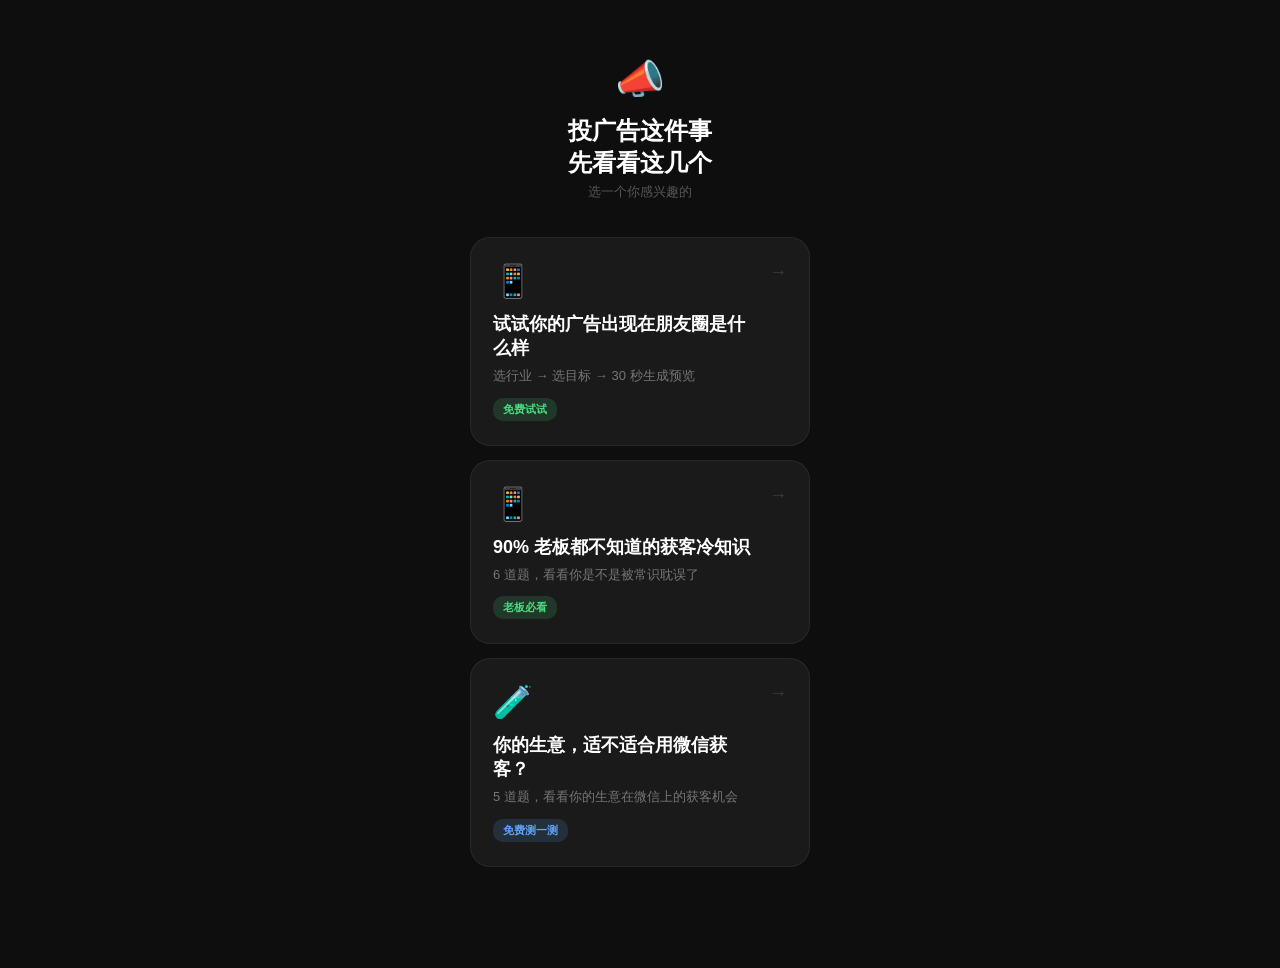
<file: index.html>
<!DOCTYPE html>
<html lang="zh-CN">
<head>
  <meta charset="UTF-8">
  <meta name="viewport" content="width=device-width, initial-scale=1.0, maximum-scale=1.0, user-scalable=no">
  <title>H5 拓客矩阵</title>
  <link rel="stylesheet" href="shared.css">
  <style>
    body {
      background: #0e0e0e;
      overflow-y: auto;
    }

    .hub {
      min-height: 100vh;
      padding: 56px 24px 40px;
      display: flex;
      flex-direction: column;
      align-items: center;
    }

    .hub-emoji { font-size: 40px; margin-bottom: 12px; }

    .hub-title {
      font-size: 24px;
      font-weight: 800;
      text-align: center;
      margin-bottom: 4px;
    }

    .hub-sub {
      font-size: 13px;
      color: rgba(255,255,255,0.3);
      text-align: center;
      margin-bottom: 36px;
    }

    .game-card {
      width: 100%;
      max-width: 340px;
      border-radius: 20px;
      padding: 24px 22px;
      margin-bottom: 14px;
      cursor: pointer;
      transition: transform 0.15s;
      text-decoration: none;
      display: block;
      position: relative;
      background: #1a1a1a;
      border: 1px solid rgba(255,255,255,0.06);
    }

    .game-card:active { transform: scale(0.98); }

    .game-card::after {
      content: '→';
      position: absolute;
      right: 22px;
      top: 24px;
      font-size: 18px;
      color: rgba(255,255,255,0.15);
    }

    .game-emoji { font-size: 32px; margin-bottom: 12px; }

    .game-title {
      font-size: 18px;
      font-weight: 700;
      color: #fff;
      margin-bottom: 6px;
      padding-right: 28px;
    }

    .game-desc {
      font-size: 13px;
      color: rgba(255,255,255,0.4);
      line-height: 1.5;
      padding-right: 28px;
    }

    .game-tag {
      display: inline-block;
      padding: 4px 10px;
      border-radius: 10px;
      font-size: 11px;
      font-weight: 600;
      margin-top: 12px;
    }

    .footer-note {
      margin-top: 32px;
      font-size: 11px;
      color: rgba(255,255,255,0.12);
      text-align: center;
    }
  </style>
</head>
<body>
  <div class="hub">
    <div class="hub-emoji">📣</div>
    <div class="hub-title">投广告这件事<br>先看看这几个</div>
    <div class="hub-sub">选一个你感兴趣的</div>

    <a class="game-card" href="roast/index.html">
      <div class="game-emoji">📱</div>
      <div class="game-title">试试你的广告出现在朋友圈是什么样</div>
      <div class="game-desc">选行业 → 选目标 → 30 秒生成预览</div>
      <span class="game-tag tag-green">免费试试</span>
    </a>

    <a class="game-card" href="wechat-ads/index.html">
      <div class="game-emoji">📱</div>
      <div class="game-title">90% 老板都不知道的获客冷知识</div>
      <div class="game-desc">6 道题，看看你是不是被常识耽误了</div>
      <span class="game-tag tag-green">老板必看</span>
    </a>

    <a class="game-card" href="boss-type/index.html">
      <div class="game-emoji">🧪</div>
      <div class="game-title">你的生意，适不适合用微信获客？</div>
      <div class="game-desc">5 道题，看看你的生意在微信上的获客机会</div>
      <span class="game-tag tag-blue">免费测一测</span>
    </a>

    <div class="footer-note">在广告里摸爬滚打的人，都在这</div>
  </div>
</body>
</html>
</file>
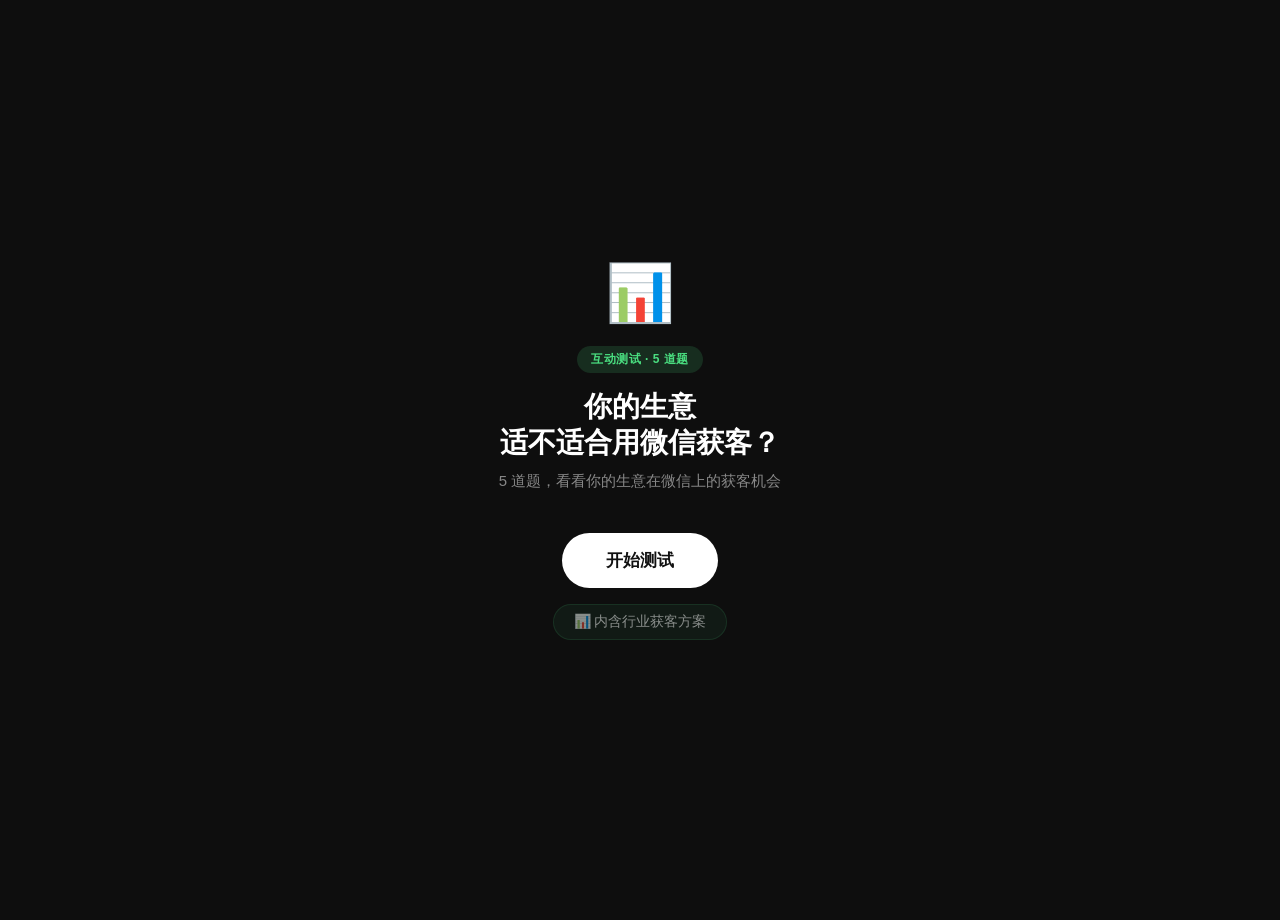
<file: boss-type/index.html>
<!DOCTYPE html>
<html lang="zh-CN">
<head>
  <meta charset="UTF-8">
  <meta name="viewport" content="width=device-width, initial-scale=1.0, maximum-scale=1.0, user-scalable=no">
  <title>你的生意，适不适合用微信获客</title>
  <link rel="stylesheet" href="../shared.css">
  <style>
    body { background: #0e0e0e; }

    /* Cover */
    .cover-emoji { font-size: 56px; margin-bottom: 20px; }
    .cover-dims {
      display: flex;
      gap: 8px;
      flex-wrap: wrap;
      justify-content: center;
      margin-top: 16px;
    }
    .cover-dim {
      padding: 4px 12px;
      background: rgba(255,255,255,0.06);
      border: 1px solid rgba(255,255,255,0.06);
      border-radius: 20px;
      font-size: 11px;
      color: rgba(255,255,255,0.4);
    }
    .cover-hook {
      font-size: 14px;
      color: rgba(255,255,255,0.5);
      margin-top: 16px;
      padding: 8px 20px;
      background: rgba(74,222,128,0.06);
      border: 1px solid rgba(74,222,128,0.12);
      border-radius: 20px;
    }
    /* Quiz */
    .quiz-area {
      width: 100%;
      max-width: 340px;
      flex: 1;
      display: flex;
      flex-direction: column;
      justify-content: center;
    }
    .quiz-dim-tag {
      display: inline-block;
      padding: 3px 10px;
      background: rgba(250,204,21,0.1);
      border-radius: 12px;
      font-size: 11px;
      font-weight: 600;
      color: rgba(250,204,21,0.7);
      margin-bottom: 12px;
    }
    .quiz-question {
      font-size: 20px;
      font-weight: 700;
      line-height: 1.4;
      margin-bottom: 24px;
    }
    .quiz-options {
      display: flex;
      flex-direction: column;
      gap: 10px;
    }
    .quiz-opt {
      padding: 16px 18px;
      background: rgba(255,255,255,0.05);
      border: 1px solid rgba(255,255,255,0.08);
      border-radius: 14px;
      font-size: 15px;
      line-height: 1.5;
      color: rgba(255,255,255,0.8);
      cursor: pointer;
      transition: all 0.2s;
      -webkit-tap-highlight-color: transparent;
    }
    .quiz-opt:active { transform: scale(0.98); }
    .quiz-opt.picked {
      border-color: rgba(74,222,128,0.5);
      background: rgba(74,222,128,0.08);
      color: #fff;
    }
    .quiz-progress-row {
      display: flex;
      align-items: center;
      justify-content: space-between;
      margin-bottom: 20px;
    }
    .quiz-num {
      font-size: 13px;
      color: rgba(255,255,255,0.25);
    }

    .back-btn {
      display: inline-flex;
      align-items: center;
      gap: 4px;
      background: none;
      border: none;
      color: rgba(255,255,255,0.3);
      font-size: 13px;
      cursor: pointer;
      padding: 6px 0;
      margin-bottom: 8px;
      -webkit-tap-highlight-color: transparent;
    }
    .back-btn:active { color: rgba(255,255,255,0.5); }

    /* Loading */
    .loading-box { text-align: center; }
    .loading-spinner {
      width: 48px; height: 48px;
      border: 3px solid rgba(255,255,255,0.1);
      border-top-color: #4ADE80;
      border-radius: 50%;
      animation: spin 0.8s linear infinite;
      margin: 0 auto 20px;
    }
    @keyframes spin { to { transform: rotate(360deg); } }
    .loading-text {
      font-size: 15px;
      color: rgba(255,255,255,0.4);
    }

    /* Result */
    .result-card {
      width: 100%;
      max-width: 340px;
      background: #1a1a1a;
      border: 1px solid rgba(255,255,255,0.08);
      border-radius: 24px;
      padding: 32px 20px;
      text-align: center;
    }
    .result-score-num {
      font-size: 64px;
      font-weight: 900;
      background: linear-gradient(135deg, #4ADE80, #22D3EE);
      -webkit-background-clip: text;
      -webkit-text-fill-color: transparent;
      line-height: 1;
      margin-bottom: 4px;
    }
    .result-score-label {
      font-size: 14px;
      color: rgba(255,255,255,0.3);
      margin-bottom: 8px;
    }
    .result-title {
      font-size: 20px;
      font-weight: 800;
      margin-bottom: 6px;
    }
    .result-sub {
      font-size: 14px;
      color: rgba(255,255,255,0.45);
      line-height: 1.6;
      margin-bottom: 24px;
    }

    /* Score bar */
    .result-bar-wrap {
      width: 100%;
      margin-bottom: 24px;
    }
    .result-bar-bg {
      width: 100%;
      height: 10px;
      background: rgba(255,255,255,0.06);
      border-radius: 5px;
      overflow: hidden;
    }
    .result-bar-fill {
      height: 100%;
      border-radius: 5px;
      background: linear-gradient(90deg, #4ADE80, #22D3EE);
      transition: width 1.2s ease;
    }

    /* Dimension analysis */
    .dim-list {
      text-align: left;
    }
    .dim-item {
      padding: 14px 0;
      border-bottom: 1px solid rgba(255,255,255,0.05);
    }
    .dim-item:last-child { border-bottom: none; }
    .dim-header {
      display: flex;
      align-items: center;
      gap: 8px;
      margin-bottom: 6px;
    }
    .dim-icon {
      font-size: 14px;
      flex-shrink: 0;
    }
    .dim-name {
      font-size: 13px;
      font-weight: 700;
      color: rgba(255,255,255,0.7);
    }
    .dim-score-tag {
      font-size: 11px;
      padding: 1px 8px;
      border-radius: 8px;
      font-weight: 600;
      margin-left: auto;
    }
    .dim-score-tag.high {
      background: rgba(74,222,128,0.12);
      color: #4ADE80;
    }
    .dim-score-tag.mid {
      background: rgba(250,204,21,0.12);
      color: #FACC15;
    }
    .dim-score-tag.low {
      background: rgba(96,165,250,0.12);
      color: #60A5FA;
    }
    .dim-text {
      font-size: 13px;
      line-height: 1.6;
      color: rgba(255,255,255,0.5);
      padding-left: 22px;
    }

    .result-footer {
      margin-top: 16px;
      font-size: 11px;
      color: rgba(255,255,255,0.15);
    }
  </style>
</head>
<body>

  <!-- Screen 1: Cover -->
  <div class="screen active" id="s1">
    <div class="cover-emoji">📊</div>
    <div class="tag tag-green mb-16">互动测试 · 5 道题</div>
    <div class="title">你的生意<br>适不适合用微信获客？</div>
    <div class="subtitle">5 道题，看看你的生意在微信上的获客机会</div>
    <button class="btn-primary mt-8" onclick="startQuiz()">开始测试</button>
    <div class="cover-hook">📊 内含行业获客方案</div>
  </div>

  <!-- Screen 2: Quiz -->
  <div class="screen" id="s2">
    <div class="quiz-area" id="quizArea">
      <div id="quizBackBtn"></div>
      <div class="quiz-progress-row">
        <div class="quiz-num" id="qNum">1 / 5</div>
        <div class="progress-bar" style="max-width:200px;"><div class="fill" id="qFill" style="width:0%"></div></div>
      </div>
      <div class="quiz-dim-tag" id="qDim"></div>
      <div class="quiz-question" id="qText"></div>
      <div class="quiz-options" id="qOpts"></div>
    </div>
  </div>

  <!-- Screen 3: Loading -->
  <div class="screen" id="s3">
    <div class="loading-box">
      <div class="loading-spinner"></div>
      <div class="loading-text">正在生成你的潜力报告…</div>
    </div>
  </div>

  <!-- Screen 4: Result -->
  <div class="screen" id="s4">
    <div class="result-card" id="resultCard">
      <div class="result-score-label">你的微信获客适配度</div>
      <div class="result-score-num" id="rScore">0</div>
      <div class="result-bar-wrap">
        <div class="result-bar-bg">
          <div class="result-bar-fill" id="rFill" style="width:0%"></div>
        </div>
      </div>
      <div class="result-title" id="rTitle"></div>
      <div class="result-sub" id="rSub"></div>
      <div class="dim-list" id="dimList"></div>
      <div class="result-footer">你的生意，适不适合用微信获客</div>
    </div>
    <div style="font-size:12px;color:rgba(255,255,255,0.4);margin-top:16px;">🔥 已有 60 万+ 中小商家在微信上获客</div>
    <button class="btn-primary w-full mt-16" onclick="goTo(5)">限时免费领取行业获客方案</button>
    <button class="share-btn" onclick="handleShare()">发给朋友也测一测 →</button>
  </div>

<!-- Screen 5: CTA -->
<div class="screen" id="s5">
  <div style="width:100%;max-width:340px;text-align:center;">
    <button class="back-btn" onclick="goTo(4)" style="margin-bottom:16px;">← 返回结果页</button>
    <div style="font-size:48px;margin-bottom:16px;">🎁</div>
    <div class="title" style="font-size:22px;" id="ctaTitle">中小商家<br>专项扶持活动</div>
    <div class="subtitle" style="margin-bottom:24px;">扫码加顾问<br>免费领取行业获客方案和同行案例</div>
    <img src="qr-demo.png" alt="企微二维码" style="width:180px;height:180px;border-radius:12px;">
  </div>
</div>

  <script>
    // ===== Quiz Data =====
    const quizzes = [
      {
        dim: '客户来源',
        question: '你现在的客户主要从哪来？',
        options: [
          { text: '老客户转介绍，口碑带过来的', score: 3 },
          { text: '路过进店 / 到店消费为主', score: 3 },
          { text: '线上平台（美团、抖音等）', score: 2 },
          { text: '还没什么稳定客源', score: 1 }
        ]
      },
      {
        dim: '内容能力',
        question: '你平时会在朋友圈/其他平台展示自己的产品、案例或门店内容吗？',
        options: [
          { text: '经常，会持续更新', score: 3 },
          { text: '偶尔会发一些', score: 2 },
          { text: '很少发，不知道发什么', score: 2 },
          { text: '基本没有专门展示过', score: 1 }
        ]
      },
      {
        dim: '接客能力',
        question: '如果突然多来 10 个客户咨询，你能接得住吗？',
        options: [
          { text: '完全没问题，随时能接', score: 3 },
          { text: '忙一点但能应付', score: 3 },
          { text: '可能要找人帮忙', score: 2 },
          { text: '还没想过这个问题', score: 1 }
        ]
      },
      {
        dim: '产品口碑',
        question: '来你家做过生意的客户，一般怎么评价你？',
        options: [
          { text: '回头客或转介绍比较多', score: 3 },
          { text: '还不错，偶尔有复购', score: 3 },
          { text: '不温不火，没什么特别反馈', score: 2 },
          { text: '还在起步阶段，样本不多', score: 1 }
        ]
      },
      {
        dim: '同行感知',
        question: '你最近有刷到同行在微信上做推广吗？',
        options: [
          { text: '有，经常刷到他们的广告', score: 3 },
          { text: '偶尔会刷到', score: 2 },
          { text: '好像有，但不算多', score: 2 },
          { text: '还没太关注', score: 1 }
        ]
      }
    ];

    // ===== Dimension Feedback =====
    const dimFeedback = {
      '客户来源': {
        3: { icon: '✅', tag: 'high', text: '已有稳定客源，广告能帮你放大现有优势，获客成本更低' },
        2: { icon: '⚡', tag: 'mid', text: '线上获客有空间，微信广告能帮你补上这块，触达更多附近的人' },
        1: { icon: '🌱', tag: 'low', text: '有潜力，广告正好帮你找到第一批精准客户，很多老板都是从 0 开始的' }
      },
      '内容能力': {
        3: { icon: '✅', tag: 'high', text: '已有内容基础，做广告素材不费劲，朋友圈的内容稍微改改就能投' },
        2: { icon: '⚡', tag: 'mid', text: '可以固定每周发 3 条产品内容，积累的素材直接就能当广告用' },
        1: { icon: '🌱', tag: 'low', text: '有潜力，先从每周发 2 条产品内容开始，手机拍的真实照片反而效果更好' }
      },
      '接客能力': {
        3: { icon: '✅', tag: 'high', text: '接得住，投了不浪费，广告来的每一个咨询都能转化成生意' },
        2: { icon: '⚡', tag: 'mid', text: '先小量投起来，边投边理顺接客流程，有了节奏再加量' },
        1: { icon: '🌱', tag: 'low', text: '有潜力，可以先设好自动回复和话术模板，准备好了投起来事半功倍' }
      },
      '产品口碑': {
        3: { icon: '✅', tag: 'high', text: '回头客多是投广告最大的底气，新客进来也容易留住' },
        2: { icon: '⚡', tag: 'mid', text: '口碑在积累中，投广告能加速这个过程，让更多人知道你' },
        1: { icon: '🌱', tag: 'low', text: '有潜力，可以先攒几个客户好评截图当素材，真实评价比广告语更有说服力' }
      },
      '同行感知': {
        3: { icon: '✅', tag: 'high', text: '同行已经在投，说明你的行业在微信上有机会，现在入场正当时' },
        2: { icon: '⚡', tag: 'mid', text: '可以关注一下同行的广告，看看他们怎么投的，借鉴好的思路' },
        1: { icon: '🌱', tag: 'low', text: '有潜力，先刷刷朋友圈看看有没有同行广告，说不定你能抢先一步' }
      }
    };

    // ===== State =====
    let currentQ = 0;
    let scores = []; // per-question score

    // ===== Functions =====
    function startQuiz() {
      currentQ = 0;
      scores = [];
      goTo(2);
      loadQuestion();
    }

    function loadQuestion() {
      const q = quizzes[currentQ];
      document.getElementById('qNum').textContent = `${currentQ + 1} / ${quizzes.length}`;
      document.getElementById('qFill').style.width = `${(currentQ / quizzes.length) * 100}%`;
      document.getElementById('qDim').textContent = `📌 ${q.dim}`;
      document.getElementById('qText').textContent = q.question;

      // Back button (show from Q2 onwards)
      const backEl = document.getElementById('quizBackBtn');
      if (currentQ > 0) {
        backEl.innerHTML = `<button class="back-btn" onclick="goBackQuiz()">← 上一题</button>`;
      } else {
        backEl.innerHTML = `<button class="back-btn" onclick="goTo(1)">← 上一页</button>`;
      }

      const opts = document.getElementById('qOpts');
      opts.innerHTML = q.options.map((o, i) => `
        <div class="quiz-opt" onclick="pickAnswer(${i}, ${o.score}, this)">${o.text}</div>
      `).join('');
    }

    function goBackQuiz() {
      if (currentQ <= 0) return;
      scores.pop(); // remove last answer
      currentQ--;
      const area = document.getElementById('quizArea');
      area.style.opacity = '0';
      area.style.transform = 'translateX(15px)';
      setTimeout(() => {
        loadQuestion();
        area.style.opacity = '1';
        area.style.transform = 'translateX(0)';
      }, 200);
    }

    function pickAnswer(idx, score, el) {
      if (el.classList.contains('picked')) return;
      scores.push(score);
      el.classList.add('picked');
      document.querySelectorAll('.quiz-opt').forEach(o => o.style.pointerEvents = 'none');

      setTimeout(() => {
        currentQ++;
        if (currentQ >= quizzes.length) {
          showLoading();
        } else {
          const area = document.getElementById('quizArea');
          area.style.opacity = '0';
          area.style.transform = 'translateX(-15px)';
          setTimeout(() => {
            loadQuestion();
            area.style.opacity = '1';
            area.style.transform = 'translateX(0)';
          }, 200);
        }
      }, 500);
    }

    function showLoading() {
      goTo(3);
      setTimeout(() => showResult(), 2000);
    }

    function showResult() {
      const total = scores.reduce((a, b) => a + b, 0);
      // Map 5-15 to ~55-98 score (偏高，给信心)
      const pct = Math.min(98, Math.round(50 + (total - 5) * 4.8));

      let title, sub;
      if (pct >= 85) {
        title = '🚀 你的生意和微信广告天然适配';
        sub = '你的基础条件非常好，现在就差一条广告的距离。投起来大概率能跑正，建议尽快行动。';
      } else if (pct >= 70) {
        title = '💪 你的生意很适合在微信上获客';
        sub = '基础不错，有几个小点优化一下，投广告的效果会更好。下面的建议可以参考。';
      } else {
        title = '🌱 你的生意有潜力，稍做准备效果翻倍';
        sub = '不是不能投，是准备好了再投效果更好。下面几个建议帮你快速就位。';
      }

      // Animate score number
      document.getElementById('rScore').textContent = '0';
      document.getElementById('rTitle').textContent = title;
      document.getElementById('rSub').textContent = sub;

      // Dimension analysis
      const dimList = document.getElementById('dimList');
      dimList.innerHTML = quizzes.map((q, i) => {
        const s = scores[i];
        const fb = dimFeedback[q.dim][s];
        return `
          <div class="dim-item">
            <div class="dim-header">
              <span class="dim-icon">${fb.icon}</span>
              <span class="dim-name">${q.dim}</span>
              <span class="dim-score-tag ${fb.tag}">${s === 3 ? '优势' : s === 2 ? '可提升' : '有潜力'}</span>
            </div>
            <div class="dim-text">${fb.text}</div>
          </div>
        `;
      }).join('');

      goTo(4);

      // Animate
      setTimeout(() => {
        document.getElementById('rFill').style.width = pct + '%';
        animateScore(0, pct, 1200);
      }, 300);
    }

    function animateScore(from, to, duration) {
      const el = document.getElementById('rScore');
      const start = performance.now();
      function tick(now) {
        const progress = Math.min((now - start) / duration, 1);
        const eased = 1 - Math.pow(1 - progress, 3); // ease-out
        el.textContent = Math.round(from + (to - from) * eased);
        if (progress < 1) requestAnimationFrame(tick);
      }
      requestAnimationFrame(tick);
    }

    function goTo(n) {
      document.querySelectorAll('.screen').forEach(s => s.classList.remove('active'));
      document.getElementById('s' + n).classList.add('active');
    }

    function handleShare() {
      const score = document.getElementById('rScore').textContent;
      if (navigator.share) {
        navigator.share({
          title: '你的生意，适不适合用微信获客',
          text: `我的微信获客适配度 ${score} 分，你也来测测？`,
          url: location.href
        });
      } else {
        alert('长按截图分享给朋友');
      }
    }
  </script>
</body>
</html>
</file>
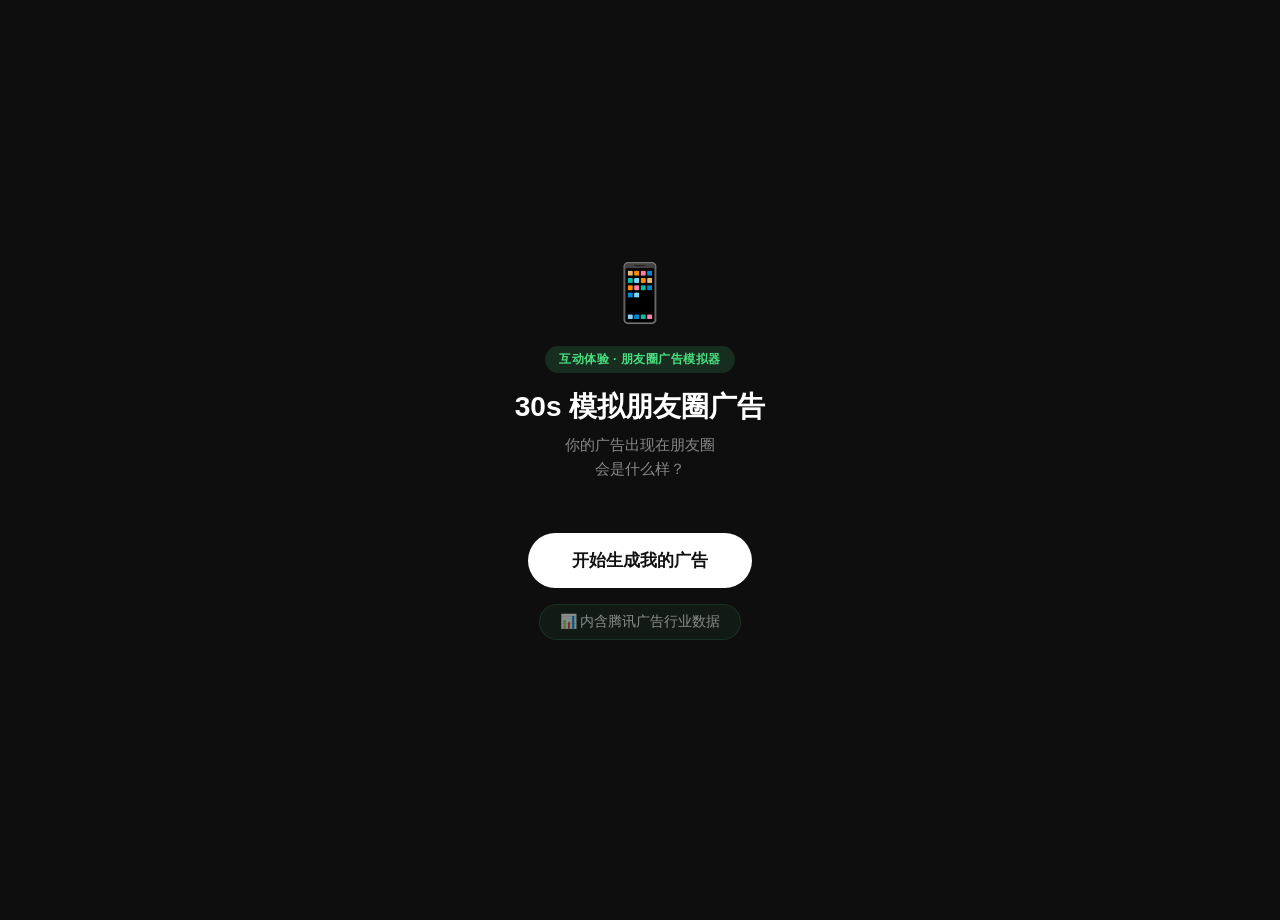
<file: roast/index.html>
<!DOCTYPE html>
<html lang="zh-CN">
<head>
  <meta charset="UTF-8">
  <meta name="viewport" content="width=device-width, initial-scale=1.0, maximum-scale=1.0, user-scalable=no">
  <title>30s 模拟朋友圈广告</title>
  <link rel="stylesheet" href="../shared.css">
  <style>
    body { background: #0e0e0e; }

    /* Cover */
    .cover-emoji { font-size: 56px; margin-bottom: 20px; }
    .cover-examples {
      display: flex;
      gap: 8px;
      margin-top: 20px;
      justify-content: center;
    }
    .cover-examples .mini-card {
      width: 56px;
      height: 56px;
      border-radius: 10px;
      background: rgba(255,255,255,0.06);
      display: flex;
      align-items: center;
      justify-content: center;
      font-size: 22px;
      border: 1px solid rgba(255,255,255,0.06);
    }
    .cover-hook {
      font-size: 14px;
      color: rgba(255,255,255,0.5);
      margin-top: 16px;
      padding: 8px 20px;
      background: rgba(74,222,128,0.06);
      border: 1px solid rgba(74,222,128,0.12);
      border-radius: 20px;
    }

    /* Selection screens shared */
    .sel-area {
      width: 100%;
      max-width: 340px;
    }

    .sel-title {
      font-size: 22px;
      font-weight: 800;
      text-align: center;
      margin-bottom: 8px;
    }

    .sel-sub {
      font-size: 14px;
      color: rgba(255,255,255,0.35);
      text-align: center;
      margin-bottom: 28px;
    }

    .sel-grid {
      display: grid;
      grid-template-columns: 1fr 1fr;
      gap: 10px;
    }

    .sel-card {
      padding: 20px 16px;
      background: rgba(255,255,255,0.04);
      border: 1px solid rgba(255,255,255,0.08);
      border-radius: 16px;
      text-align: center;
      cursor: pointer;
      transition: all 0.2s;
      -webkit-tap-highlight-color: transparent;
    }

    .sel-card:active { transform: scale(0.97); }

    .sel-card.picked {
      border-color: rgba(74,222,128,0.5);
      background: rgba(74,222,128,0.08);
    }

    .sel-card .sel-icon {
      font-size: 28px;
      margin-bottom: 8px;
    }

    .sel-card .sel-label {
      font-size: 14px;
      font-weight: 600;
      color: rgba(255,255,255,0.8);
    }

    /* Goal list */
    .sel-list {
      display: flex;
      flex-direction: column;
      gap: 10px;
    }

    .sel-list-item {
      padding: 18px 20px;
      background: rgba(255,255,255,0.04);
      border: 1px solid rgba(255,255,255,0.08);
      border-radius: 14px;
      font-size: 15px;
      color: rgba(255,255,255,0.8);
      cursor: pointer;
      transition: all 0.2s;
      display: flex;
      align-items: center;
      gap: 12px;
      -webkit-tap-highlight-color: transparent;
    }

    .sel-list-item:active { transform: scale(0.98); }

    .sel-list-item.picked {
      border-color: rgba(74,222,128,0.5);
      background: rgba(74,222,128,0.08);
    }

    .sel-list-item .sel-icon {
      font-size: 20px;
      flex-shrink: 0;
    }

    /* Name input screen */
    .name-area {
      width: 100%;
      max-width: 340px;
      text-align: center;
    }

    .name-input {
      width: 100%;
      padding: 18px 20px;
      background: rgba(255,255,255,0.06);
      border: 1px solid rgba(255,255,255,0.12);
      border-radius: 14px;
      font-size: 17px;
      font-weight: 600;
      color: #fff;
      text-align: center;
      outline: none;
      transition: border-color 0.2s;
      margin-bottom: 16px;
    }

    .name-input::placeholder {
      color: rgba(255,255,255,0.2);
      font-weight: 400;
    }

    .name-input:focus {
      border-color: rgba(74,222,128,0.5);
    }

    .name-hint {
      font-size: 12px;
      color: rgba(255,255,255,0.2);
      margin-bottom: 28px;
    }

    .name-skip {
      display: block;
      margin: 12px auto 0;
      background: none;
      border: none;
      color: rgba(255,255,255,0.25);
      font-size: 13px;
      cursor: pointer;
      padding: 8px;
    }

    /* Photo upload area */
    .photo-section {
      margin-top: 20px;
      padding-top: 16px;
      border-top: 1px solid rgba(255,255,255,0.06);
    }

    .photo-title {
      font-size: 14px;
      font-weight: 600;
      color: rgba(255,255,255,0.5);
      margin-bottom: 12px;
    }

    .photo-grid {
      display: grid;
      grid-template-columns: repeat(3, 1fr);
      gap: 8px;
    }

    .photo-item {
      aspect-ratio: 1;
      border-radius: 10px;
      overflow: hidden;
      position: relative;
    }

    .photo-item img {
      width: 100%;
      height: 100%;
      object-fit: cover;
    }

    .photo-item .photo-del {
      position: absolute;
      top: 4px;
      right: 4px;
      width: 20px;
      height: 20px;
      background: rgba(0,0,0,0.6);
      border-radius: 50%;
      display: flex;
      align-items: center;
      justify-content: center;
      font-size: 12px;
      color: #fff;
      cursor: pointer;
      border: none;
      line-height: 1;
    }

    .photo-add {
      aspect-ratio: 1;
      border-radius: 10px;
      border: 1.5px dashed rgba(255,255,255,0.15);
      background: rgba(255,255,255,0.03);
      display: flex;
      flex-direction: column;
      align-items: center;
      justify-content: center;
      gap: 4px;
      cursor: pointer;
      transition: border-color 0.2s;
    }

    .photo-add:active {
      border-color: rgba(74,222,128,0.5);
    }

    .photo-add-icon {
      font-size: 24px;
      color: rgba(255,255,255,0.2);
    }

    .photo-add-text {
      font-size: 11px;
      color: rgba(255,255,255,0.2);
    }

    .photo-hint {
      font-size: 11px;
      color: rgba(255,255,255,0.15);
      margin-top: 8px;
    }

    /* Simulated moments card */
    .moments-wrapper {
      width: 100%;
      max-width: 340px;
    }

    .sim-badge {
      display: inline-flex;
      align-items: center;
      gap: 4px;
      padding: 4px 12px;
      background: rgba(250,204,21,0.12);
      border-radius: 20px;
      font-size: 11px;
      font-weight: 600;
      color: rgba(250,204,21,0.8);
      margin-bottom: 20px;
    }

    .moments-card {
      width: 100%;
      background: #fff;
      border-radius: 16px;
      overflow: hidden;
      color: #111;
      box-shadow: 0 8px 40px rgba(0,0,0,0.4);
    }

    .mc-header {
      display: flex;
      align-items: flex-start;
      gap: 10px;
      padding: 16px 16px 0;
    }

    .mc-avatar {
      width: 40px;
      height: 40px;
      border-radius: 6px;
      background: #f0f0f0;
      display: flex;
      align-items: center;
      justify-content: center;
      font-size: 20px;
      flex-shrink: 0;
    }

    .mc-name {
      font-size: 15px;
      font-weight: 700;
      color: #576b95;
      margin-bottom: 4px;
    }

    .mc-text {
      font-size: 15px;
      line-height: 1.6;
      color: #111;
    }

    /* Image mode tabs */
    .mc-tabs {
      display: flex;
      margin-top: 16px;
      background: rgba(255,255,255,0.06);
      border: 1px solid rgba(255,255,255,0.08);
      border-radius: 10px;
      padding: 3px;
    }

    .mc-tab {
      flex: 1;
      padding: 8px 0;
      text-align: center;
      font-size: 13px;
      font-weight: 600;
      color: rgba(255,255,255,0.35);
      border-radius: 8px;
      cursor: pointer;
      transition: all 0.2s;
      border: none;
      background: none;
      -webkit-tap-highlight-color: transparent;
    }

    .mc-tab.active {
      background: rgba(255,255,255,0.1);
      color: #fff;
    }

    /* Single image */
    .mc-image {
      width: 100%;
      aspect-ratio: 16/9;
      margin-top: 8px;
      display: flex;
      align-items: center;
      justify-content: center;
      font-size: 14px;
      color: #999;
      position: relative;
      overflow: hidden;
    }

    .mc-image-bg {
      width: 100%;
      height: 100%;
      display: flex;
      flex-direction: column;
      align-items: center;
      justify-content: center;
      gap: 8px;
    }

    .mc-image img {
      width: 100%;
      height: 100%;
      object-fit: cover;
    }

    .nine-cell img {
      width: 100%;
      height: 100%;
      object-fit: cover;
    }

    .mc-image-icon {
      font-size: 48px;
    }

    .mc-image-text {
      font-size: 13px;
      font-weight: 600;
      color: #fff;
      text-shadow: 0 1px 4px rgba(0,0,0,0.3);
    }

    /* Nine-grid */
    .mc-nine-grid {
      display: none;
      grid-template-columns: 1fr 1fr 1fr;
      gap: 3px;
      margin: 8px 16px 0;
    }

    .mc-nine-grid.show {
      display: grid;
    }

    .mc-image.hide {
      display: none;
    }

    .nine-cell {
      aspect-ratio: 1;
      border-radius: 4px;
      display: flex;
      flex-direction: column;
      align-items: center;
      justify-content: center;
      gap: 4px;
      overflow: hidden;
    }

    .nine-cell-icon {
      font-size: 24px;
    }

    .nine-cell-text {
      font-size: 10px;
      font-weight: 600;
      color: #fff;
      text-shadow: 0 1px 2px rgba(0,0,0,0.2);
      text-align: center;
      padding: 0 4px;
    }

    .mc-footer {
      padding: 12px 16px;
      display: flex;
      align-items: center;
      justify-content: space-between;
    }

    .mc-ad-tag {
      font-size: 11px;
      color: #999;
      padding: 2px 6px;
      border: 1px solid #ddd;
      border-radius: 3px;
    }

    .mc-time {
      font-size: 12px;
      color: #b2b2b2;
    }

    /* Social interactions (likes + comments) */
    .mc-social {
      margin: 0 12px 12px;
      background: #f7f7f7;
      border-radius: 6px;
      overflow: hidden;
    }

    .mc-likes {
      display: flex;
      align-items: center;
      gap: 6px;
      padding: 8px 10px;
      font-size: 13px;
      color: #576b95;
      border-bottom: 0.5px solid #eaeaea;
      flex-wrap: wrap;
      line-height: 1.6;
    }

    .mc-likes-icon {
      font-size: 12px;
      color: #576b95;
      flex-shrink: 0;
    }

    .mc-like-name {
      font-weight: 600;
      font-size: 13px;
    }

    .mc-like-comma {
      margin: 0 -2px;
    }

    .mc-comments {
      padding: 6px 10px;
    }

    .mc-comment {
      padding: 3px 0;
      font-size: 13px;
      line-height: 1.5;
      color: #111;
    }

    .mc-comment-name {
      color: #576b95;
      font-weight: 600;
    }

    .mc-comment-reply {
      color: #576b95;
      font-weight: 600;
    }

    .mc-comment-sep {
      color: #999;
      margin: 0 2px;
    }

    /* Actions */
    .sim-actions {
      width: 100%;
      max-width: 340px;
      margin-top: 24px;
      display: flex;
      flex-direction: column;
      gap: 10px;
    }

    /* Step indicator */
    .step-dots {
      display: flex;
      gap: 6px;
      justify-content: center;
      margin-bottom: 24px;
    }

    .step-dot {
      width: 6px;
      height: 6px;
      border-radius: 50%;
      background: rgba(255,255,255,0.12);
      transition: all 0.3s;
    }

    .step-dot.active {
      width: 20px;
      border-radius: 3px;
      background: #4ADE80;
    }

    .step-dot.done {
      background: rgba(74,222,128,0.4);
    }

    .back-btn {
      display: inline-flex;
      align-items: center;
      gap: 4px;
      background: none;
      border: none;
      color: rgba(255,255,255,0.3);
      font-size: 13px;
      cursor: pointer;
      padding: 6px 0;
      margin-bottom: 16px;
      -webkit-tap-highlight-color: transparent;
    }
    .back-btn:active { color: rgba(255,255,255,0.5); }
  </style>
</head>
<body>

  <!-- Screen 1: Cover -->
  <div class="screen active" id="s1">
    <div class="cover-emoji">📱</div>
    <div class="tag tag-green mb-16">互动体验 · 朋友圈广告模拟器</div>
    <div class="title">30s 模拟朋友圈广告</div>
    <div class="subtitle">你的广告出现在朋友圈<br>会是什么样？</div>
    <button class="btn-primary" onclick="goTo(2)" style="margin-top:20px;">开始生成我的广告</button>
    <div class="cover-hook">📊 内含腾讯广告行业数据</div>
  </div>

  <!-- Screen 2: Pick industry -->
  <div class="screen" id="s2">
    <div class="sel-area">
      <button class="back-btn" onclick="goBack(1)">← 上一页</button>
      <div class="step-dots">
        <div class="step-dot active"></div>
        <div class="step-dot"></div>
        <div class="step-dot"></div>
      </div>
      <div class="sel-title">你是做什么的？</div>
      <div class="sel-sub">选一个最接近的行业</div>
      <div class="sel-grid" id="indGrid">
        <!-- dynamically generated -->
      </div>
    </div>
  </div>

  <!-- Screen 3: Pick goal -->
  <div class="screen" id="s3">
    <div class="sel-area">
      <button class="back-btn" onclick="goBack(2)">← 上一页</button>
      <div class="step-dots">
        <div class="step-dot done"></div>
        <div class="step-dot active"></div>
        <div class="step-dot"></div>
      </div>
      <div class="sel-title">你最想要什么？</div>
      <div class="sel-sub">投广告的核心目标</div>
      <div class="sel-list" id="goalList">
        <!-- dynamically generated -->
      </div>
    </div>
  </div>

  <!-- Screen 4: Enter name -->
  <div class="screen" id="s4">
    <div class="name-area">
      <button class="back-btn" onclick="goBack(3)">← 上一页</button>
      <div class="step-dots">
        <div class="step-dot done"></div>
        <div class="step-dot done"></div>
        <div class="step-dot active"></div>
      </div>
      <div class="sel-title">给你的广告起个名</div>
      <div class="sel-sub">出现在朋友圈的名字</div>
      <input type="text" class="name-input" id="nameInput" placeholder="比如：张姐奶茶铺" maxlength="10">
      <div class="name-hint">最多 10 个字 · 不会被公开</div>

      <div class="photo-section">
        <div class="photo-title">上传你的产品/门店照片（可选，最多 9 张）</div>
        <div class="photo-grid" id="photoGrid">
          <label class="photo-add" id="photoAddBtn">
            <input type="file" accept="image/*" multiple hidden id="photoInput">
            <div class="photo-add-icon">+</div>
            <div class="photo-add-text">添加照片</div>
          </label>
        </div>
        <div class="photo-hint">不上传则使用模板效果</div>
      </div>

      <button class="btn-primary" style="margin-top:24px;" onclick="generateAd()">生成我的广告</button>
      <button class="name-skip" onclick="generateAd()">跳过，用默认效果</button>
    </div>
  </div>

  <!-- Screen 5: Simulated ad -->
  <div class="screen" id="s5">
    <div class="moments-wrapper">
      <div class="sim-badge">⚠️ 效果模拟 · 仅供参考</div>

      <div class="moments-card" id="momentsCard">
        <div class="mc-header">
          <div class="mc-avatar" id="mcAvatar"></div>
          <div>
            <div class="mc-name" id="mcName"></div>
            <div class="mc-text" id="mcText"></div>
          </div>
        </div>
        <div class="mc-image" id="mcImage">
          <div class="mc-image-bg" id="mcImageBg">
            <div class="mc-image-icon" id="mcImageIcon"></div>
            <div class="mc-image-text" id="mcImageText"></div>
          </div>
        </div>
        <div class="mc-nine-grid" id="mcNineGrid">
          <!-- dynamically generated -->
        </div>
        <div class="mc-footer">
          <span class="mc-ad-tag">广告</span>
          <span class="mc-time">刚刚</span>
        </div>
        <div class="mc-social" id="mcSocial" style="display:none;"></div>
      </div>

      <div class="mc-tabs">
        <button class="mc-tab active" onclick="switchTab('single')">单图模式</button>
        <button class="mc-tab" onclick="switchTab('nine')">九宫格模式</button>
      </div>
    </div>

    <div class="sim-actions">
      <div style="font-size:12px;color:rgba(255,255,255,0.4);margin-bottom:8px;">🔥 已有 60 万+ 中小商家在微信投放广告</div>
      <button class="btn-primary w-full" onclick="goTo(6)">我要投这条 →</button>
      <button class="share-btn" onclick="handleShare()">发给朋友看看我的广告 →</button>
    </div>
  </div>

<!-- Screen 6: CTA -->
<div class="screen" id="s6">
  <div style="width:100%;max-width:340px;text-align:center;">
    <div style="font-size:48px;margin-bottom:16px;">🔥</div>
    <div class="title" style="font-size:22px;">已有 60 万+<br>中小商家在微信投放广告</div>
    <div class="subtitle" style="margin-bottom:24px;">你的同行可能已经开始了<br>早一步行动，多一步优势</div>
    <div class="qr-placeholder">企微二维码</div>
    <button class="btn-primary w-full mt-16">立即了解我的行业获客成本</button>
  </div>
</div>

  <script>
    // === Data ===
    const industries = [
      { key: 'food',    icon: '🍵', label: '餐饮美食' },
      { key: 'beauty',  icon: '💇', label: '丽人美业' },
      { key: 'home',    icon: '🏠', label: '家装建材' },
      { key: 'edu',     icon: '🎓', label: '教育培训' },
      { key: 'retail',  icon: '🛒', label: '电商零售' },
      { key: 'local',   icon: '🏪', label: '本地生活' },
      { key: 'other',   icon: '📦', label: '其他行业' }
    ];

    const goals = [
      { key: 'consult', icon: '📞', label: '客户来咨询' },
      { key: 'visit',   icon: '🚶', label: '到店里消费' },
      { key: 'wechat',  icon: '💬', label: '加我微信' },
      { key: 'order',   icon: '🛒', label: '直接下单' }
    ];

    // Ad templates per industry
    const adTemplates = {
      food: {
        avatar: '🍵',
        defaultName: '你的餐饮店',
        texts: {
          consult: '新品上线！到店免费试吃，好吃再买单 👇',
          visit:   '📍 离你 500 米，到店消费满 50 减 15',
          wechat:  '加老板微信，进吃货福利群，每周秒杀价 🔥',
          order:   '招牌奶茶 9.9 元限时抢，手慢无 ⏰'
        },
        imageColors: ['#FF6B35', '#F7931E'],
        imageIcon: '🧋',
        imageText: '到店立减 · 新客专享',
        nineGrid: [
          { icon: '🧋', text: '招牌奶茶' },
          { icon: '🍰', text: '新品蛋糕' },
          { icon: '🍜', text: '人气套餐' },
          { icon: '🎁', text: '到店有礼' },
          { icon: '⭐', text: '好评如潮' },
          { icon: '📍', text: '就在附近' },
          { icon: '🔥', text: '限时特惠' },
          { icon: '🥤', text: '第二杯半价' },
          { icon: '📸', text: '打卡圣地' }
        ],
      },
      beauty: {
        avatar: '💇',
        defaultName: '你的美业店',
        texts: {
          consult: '夏日焕新！皮肤管理体验价 99 元，限前 30 名',
          visit:   '📍 新店开业，到店体验免费送小样礼包',
          wechat:  '加微信领变美攻略，还有闺蜜同行第二人半价 💅',
          order:   '爆款美甲套餐 68 元起，在线预约立减 20'
        },
        imageColors: ['#E91E8C', '#FF69B4'],
        imageIcon: '💅',
        imageText: '变美不贵 · 限时体验',
        nineGrid: [
          { icon: '💅', text: '精致美甲' },
          { icon: '💇', text: '造型设计' },
          { icon: '✨', text: '皮肤管理' },
          { icon: '🎀', text: '闺蜜同行' },
          { icon: '💐', text: '到店有礼' },
          { icon: '📍', text: '就在附近' },
          { icon: '🌟', text: '好评返现' },
          { icon: '🎁', text: '新客专享' },
          { icon: '📸', text: '变美日记' }
        ],
      },
      home: {
        avatar: '🏠',
        defaultName: '你的家装店',
        texts: {
          consult: '0 元量房设计！同小区 3 套实景案例，点击查看 👇',
          visit:   '📍 周末样板间开放日，到店送全屋设计方案',
          wechat:  '加微信看你家户型的 3D 效果图，免费出方案 🏡',
          order:   '全屋定制工厂直供，比门店省 30%，限时报名'
        },
        imageColors: ['#2D8CF0', '#4ECDC4'],
        imageIcon: '🏡',
        imageText: '免费设计 · 实景案例',
        nineGrid: [
          { icon: '🏡', text: '实景案例' },
          { icon: '📐', text: '免费量房' },
          { icon: '🎨', text: '设计方案' },
          { icon: '🪑', text: '全屋定制' },
          { icon: '💰', text: '工厂直供' },
          { icon: '📍', text: '就在附近' },
          { icon: '⭐', text: '口碑商家' },
          { icon: '🔧', text: '质保无忧' },
          { icon: '📸', text: '前后对比' }
        ],
      },
      edu: {
        avatar: '🎓',
        defaultName: '你的教育机构',
        texts: {
          consult: '暑假班早鸟价 5 折！名师 1 对 1，先试听再报名',
          visit:   '📍 免费试听课，到校即送学习大礼包 🎁',
          wechat:  '加老师微信，领学科诊断报告 + 提分方案 📚',
          order:   '爆款网课 49 元 10 节，跟着名师弯道超车'
        },
        imageColors: ['#5B5EA6', '#9B59B6'],
        imageIcon: '📚',
        imageText: '免费试听 · 名师授课',
        nineGrid: [
          { icon: '📚', text: '名师授课' },
          { icon: '🎯', text: '精准提分' },
          { icon: '🏅', text: '学员成果' },
          { icon: '🎁', text: '试听有礼' },
          { icon: '👩‍🏫', text: '1对1辅导' },
          { icon: '📍', text: '就在附近' },
          { icon: '⭐', text: '家长好评' },
          { icon: '📖', text: '免费资料' },
          { icon: '🏫', text: '教学环境' }
        ],
      },
      retail: {
        avatar: '🛒',
        defaultName: '你的网店',
        texts: {
          consult: '爆款清仓！工厂直供价，咨询客服再减 10 元',
          visit:   '📍 线下体验店开业，到店购买全场 8 折',
          wechat:  '加微信进会员群，每天专属折扣 + 新品内购价 🔥',
          order:   '限时秒杀 19.9 包邮！好评过万，闭眼入'
        },
        imageColors: ['#FF4757', '#FF6348'],
        imageIcon: '🛍️',
        imageText: '限时特惠 · 工厂直供',
        nineGrid: [
          { icon: '🛍️', text: '爆款推荐' },
          { icon: '🔥', text: '限时秒杀' },
          { icon: '📦', text: '工厂直发' },
          { icon: '⭐', text: '好评过万' },
          { icon: '🎁', text: '买一送一' },
          { icon: '🚚', text: '包邮到家' },
          { icon: '💰', text: '超值价格' },
          { icon: '🏷️', text: '新品首发' },
          { icon: '📸', text: '买家秀' }
        ],
      },
      local: {
        avatar: '🏪',
        defaultName: '你的店',
        texts: {
          consult: '新客体验价！在线预约立减，到店享专属服务 👇',
          visit:   '📍 就在你附近，到店体验还有惊喜礼包',
          wechat:  '加微信免费咨询，还能领新客专属优惠券 🎁',
          order:   '在线预约更方便，新客首单立享优惠'
        },
        imageColors: ['#00B894', '#00CEC9'],
        imageIcon: '🏪',
        imageText: '附近好店 · 新客体验',
        nineGrid: [
          { icon: '🏪', text: '门店实拍' },
          { icon: '⭐', text: '好评如潮' },
          { icon: '🎁', text: '新客有礼' },
          { icon: '📍', text: '就在附近' },
          { icon: '💰', text: '透明定价' },
          { icon: '📞', text: '在线预约' },
          { icon: '🤝', text: '售后保障' },
          { icon: '🔥', text: '限时优惠' },
          { icon: '📸', text: '真实案例' }
        ],
      },
      other: {
        avatar: '📦',
        defaultName: '你的店',
        texts: {
          consult: '新客专享福利！免费咨询体验，满意再付款',
          visit:   '📍 新店开业大酬宾，到店消费享 8 折优惠',
          wechat:  '加微信了解更多，还有专属优惠等你领 🎁',
          order:   '爆款直降 50%，限时抢购，手慢无'
        },
        imageColors: ['#636e72', '#b2bec3'],
        imageIcon: '🎯',
        imageText: '新客福利 · 限时优惠',
        nineGrid: [
          { icon: '🎯', text: '精选服务' },
          { icon: '🔥', text: '限时优惠' },
          { icon: '⭐', text: '口碑商家' },
          { icon: '🎁', text: '新客有礼' },
          { icon: '📍', text: '就在附近' },
          { icon: '💬', text: '在线咨询' },
          { icon: '🏷️', text: '超值套餐' },
          { icon: '📸', text: '真实案例' },
          { icon: '🤝', text: '售后保障' }
        ],
      }
    };

    // === State ===
    let pickedIndustry = null;
    let pickedGoal = null;
    let uploadedPhotos = []; // array of dataURL strings, max 9

    // === Fake social data ===
    const fakeNames = ['小李', '阿珍', '张总', '王姐', '刘哥', '小美', '老陈', '阿强', '小周', '赵姐', 'Amy', '大伟'];
    const fakeComments = {
      food: [
        { text: '这家我吃过，真不错！', type: 'direct' },
        { text: '在哪里啊？想去看看', type: 'direct' },
        { text: '下次一起去', type: 'reply' },
        { text: '帮我也带一份', type: 'direct' },
        { text: '看着好好吃', type: 'direct' },
      ],
      beauty: [
        { text: '这家做得好吗？求分享', type: 'direct' },
        { text: '我上次去做过，效果很好', type: 'direct' },
        { text: '周末约起来！', type: 'reply' },
        { text: '价格怎么样', type: 'direct' },
        { text: '种草了', type: 'direct' },
      ],
      home: [
        { text: '我家也准备装修，先看看', type: 'direct' },
        { text: '他们家性价比挺高的', type: 'direct' },
        { text: '能上门量房不？', type: 'direct' },
        { text: '风格蛮好看的', type: 'direct' },
        { text: '帮我也问问', type: 'reply' },
      ],
      edu: [
        { text: '我家孩子也在这学，推荐', type: 'direct' },
        { text: '老师怎么样？', type: 'direct' },
        { text: '一起报名有优惠不', type: 'reply' },
        { text: '看着挺专业的', type: 'direct' },
        { text: '试听课怎么约？', type: 'direct' },
      ],
      retail: [
        { text: '链接发我看看', type: 'direct' },
        { text: '这个我买过，质量不错', type: 'direct' },
        { text: '帮我也带一个', type: 'reply' },
        { text: '有没有团购价？', type: 'direct' },
        { text: '看着不错，种草了', type: 'direct' },
      ],
      local: [
        { text: '朋友推荐过，说不错', type: 'direct' },
        { text: '在哪里啊？想去看看', type: 'direct' },
        { text: '下次一起去', type: 'reply' },
        { text: '服务怎么样？', type: 'direct' },
        { text: '帮我也约一个', type: 'direct' },
      ],
      other: [
        { text: '这个挺有意思的', type: 'direct' },
        { text: '靠谱吗？想了解下', type: 'direct' },
        { text: '朋友推荐过', type: 'direct' },
        { text: '改天去看看', type: 'reply' },
        { text: '帮我问问价格', type: 'direct' },
      ]
    };

    function shuffle(arr) {
      const a = [...arr];
      for (let i = a.length - 1; i > 0; i--) {
        const j = Math.floor(Math.random() * (i + 1));
        [a[i], a[j]] = [a[j], a[i]];
      }
      return a;
    }

    function generateSocial(industry) {
      const names = shuffle(fakeNames);
      let html = '';

      // Likes (3-6 people)
      const likeCount = 3 + Math.floor(Math.random() * 4);
      const likeNames = names.splice(0, likeCount);
      html += '<div class="mc-likes"><span class="mc-likes-icon">❤️</span>';
      html += likeNames.map(n => `<span class="mc-like-name">${n}</span>`).join('<span class="mc-like-comma">，</span>');
      html += '</div>';

      // Comments (2-3)
      const commentCount = 2 + Math.floor(Math.random() * 2);
      const pool = shuffle(fakeComments[industry] || fakeComments.other);
      const selected = pool.slice(0, commentCount);
      const commentNames = names.splice(0, commentCount + 1); // extra for reply target

      html += '<div class="mc-comments">';
      selected.forEach((c, i) => {
        if (c.type === 'reply' && i > 0) {
          html += `<div class="mc-comment"><span class="mc-comment-name">${commentNames[i]}</span><span class="mc-comment-sep">回复</span><span class="mc-comment-reply">${commentNames[commentCount]}</span>：${c.text}</div>`;
        } else {
          html += `<div class="mc-comment"><span class="mc-comment-name">${commentNames[i]}</span>：${c.text}</div>`;
        }
      });
      html += '</div>';

      return html;
    }

    // === Init ===
    function init() {
      // Render industry grid
      const grid = document.getElementById('indGrid');
      grid.innerHTML = industries.map(ind => `
        <div class="sel-card" onclick="pickIndustry('${ind.key}', this)">
          <div class="sel-icon">${ind.icon}</div>
          <div class="sel-label">${ind.label}</div>
        </div>
      `).join('');

      // Render goal list
      const list = document.getElementById('goalList');
      list.innerHTML = goals.map(g => `
        <div class="sel-list-item" onclick="pickGoal('${g.key}', this)">
          <div class="sel-icon">${g.icon}</div>
          <div>${g.label}</div>
        </div>
      `).join('');

      // Photo upload handler
      document.getElementById('photoInput').addEventListener('change', handlePhotoUpload);
    }

    // === Photo Upload ===
    function handlePhotoUpload(e) {
      const files = Array.from(e.target.files);
      const remaining = 9 - uploadedPhotos.length;
      const toAdd = files.slice(0, remaining);

      toAdd.forEach(file => {
        const reader = new FileReader();
        reader.onload = (ev) => {
          uploadedPhotos.push(ev.target.result);
          renderPhotoGrid();
        };
        reader.readAsDataURL(file);
      });

      // reset input so same file can be re-selected
      e.target.value = '';
    }

    function removePhoto(idx) {
      uploadedPhotos.splice(idx, 1);
      renderPhotoGrid();
    }

    function renderPhotoGrid() {
      const grid = document.getElementById('photoGrid');
      let html = '';

      // Render uploaded photos
      uploadedPhotos.forEach((src, i) => {
        html += `
          <div class="photo-item">
            <img src="${src}">
            <button class="photo-del" onclick="removePhoto(${i})">&times;</button>
          </div>`;
      });

      // Add button (if < 9)
      if (uploadedPhotos.length < 9) {
        html += `
          <label class="photo-add" id="photoAddBtn">
            <input type="file" accept="image/*" multiple hidden id="photoInput" onchange="handlePhotoUpload(event)">
            <div class="photo-add-icon">+</div>
            <div class="photo-add-text">${uploadedPhotos.length === 0 ? '添加照片' : uploadedPhotos.length + '/9'}</div>
          </label>`;
      }

      grid.innerHTML = html;
    }

    // === Interactions ===
    function pickIndustry(key, el) {
      if (pickedIndustry) return;
      pickedIndustry = key;
      el.classList.add('picked');

      document.querySelectorAll('#indGrid .sel-card').forEach(c => c.style.pointerEvents = 'none');

      const tpl = adTemplates[key];
      document.getElementById('nameInput').placeholder = '比如：' + tpl.defaultName.replace('你的', '');

      setTimeout(() => goTo(3), 400);
    }

    function pickGoal(key, el) {
      if (pickedGoal) return;
      pickedGoal = key;
      el.classList.add('picked');

      document.querySelectorAll('#goalList .sel-list-item').forEach(c => c.style.pointerEvents = 'none');

      setTimeout(() => goTo(4), 400);
    }

    function generateAd() {
      const nameVal = document.getElementById('nameInput').value.trim();
      const tpl = adTemplates[pickedIndustry];
      const shopName = nameVal || tpl.defaultName;
      const adText = tpl.texts[pickedGoal];
      const hasPhotos = uploadedPhotos.length > 0;

      // Fill card header
      document.getElementById('mcAvatar').textContent = tpl.avatar;
      document.getElementById('mcName').textContent = shopName;
      document.getElementById('mcText').textContent = adText;

      // === Single image area ===
      const mcImage = document.getElementById('mcImage');
      const mcImageBg = document.getElementById('mcImageBg');
      if (hasPhotos) {
        // Use first uploaded photo as single image
        mcImage.style.background = 'none';
        mcImageBg.innerHTML = `<img src="${uploadedPhotos[0]}" style="width:100%;height:100%;object-fit:cover;">`;
      } else {
        // Default: gradient + icon
        mcImage.style.background = `linear-gradient(135deg, ${tpl.imageColors[0]}, ${tpl.imageColors[1]})`;
        mcImageBg.innerHTML = `
          <div class="mc-image-icon">${tpl.imageIcon}</div>
          <div class="mc-image-text">${tpl.imageText}</div>`;
      }

      // === Nine grid area ===
      const nineGrid = document.getElementById('mcNineGrid');
      let cells = [];

      if (hasPhotos) {
        // User photos first
        uploadedPhotos.forEach(src => {
          cells.push(`<div class="nine-cell"><img src="${src}"></div>`);
        });
        // Fill remaining with template cells
        const remaining = 9 - uploadedPhotos.length;
        const templateCells = tpl.nineGrid.slice(0, remaining);
        templateCells.forEach(cell => {
          cells.push(`
            <div class="nine-cell" style="background:linear-gradient(135deg, ${tpl.imageColors[0]}, ${tpl.imageColors[1]})">
              <div class="nine-cell-icon">${cell.icon}</div>
              <div class="nine-cell-text">${cell.text}</div>
            </div>`);
        });
      } else {
        // All template
        tpl.nineGrid.forEach(cell => {
          cells.push(`
            <div class="nine-cell" style="background:linear-gradient(135deg, ${tpl.imageColors[0]}, ${tpl.imageColors[1]})">
              <div class="nine-cell-icon">${cell.icon}</div>
              <div class="nine-cell-text">${cell.text}</div>
            </div>`);
        });
      }

      nineGrid.innerHTML = cells.join('');

      // === Social interactions (likes + comments) ===
      const socialEl = document.getElementById('mcSocial');
      socialEl.innerHTML = generateSocial(pickedIndustry);
      socialEl.style.display = 'block';

      switchTab('single');
      goTo(5);
    }

    // === Tab switch ===
    function switchTab(mode) {
      const tabs = document.querySelectorAll('.mc-tab');
      const img = document.getElementById('mcImage');
      const nineGrid = document.getElementById('mcNineGrid');

      tabs.forEach(t => t.classList.remove('active'));

      if (mode === 'nine') {
        tabs[1].classList.add('active');
        img.style.display = 'none';
        nineGrid.classList.add('show');
      } else {
        tabs[0].classList.add('active');
        img.style.display = 'flex';
        nineGrid.classList.remove('show');
      }
    }

    // === Navigation ===
    function goTo(n) {
      document.querySelectorAll('.screen').forEach(s => s.classList.remove('active'));
      document.getElementById('s' + n).classList.add('active');

      if (n === 4) {
        setTimeout(() => document.getElementById('nameInput').focus(), 500);
      }
    }

    function goBack(toScreen) {
      // Reset state when going back
      if (toScreen <= 2) {
        // Reset industry selection
        pickedIndustry = null;
        document.querySelectorAll('#indGrid .sel-card').forEach(c => {
          c.classList.remove('picked');
          c.style.pointerEvents = 'auto';
        });
      }
      if (toScreen <= 3) {
        // Reset goal selection
        pickedGoal = null;
        document.querySelectorAll('#goalList .sel-list-item').forEach(c => {
          c.classList.remove('picked');
          c.style.pointerEvents = 'auto';
        });
      }
      goTo(toScreen);
    }

    async function handleShare() {
      const name = document.getElementById('mcName').textContent;
      const tpl = adTemplates[pickedIndustry];

      // Create share image using Canvas
      const canvas = document.createElement('canvas');
      canvas.width = 750;
      canvas.height = 1000;
      const ctx = canvas.getContext('2d');

      // Background
      ctx.fillStyle = '#0e0e0e';
      ctx.fillRect(0, 0, 750, 1000);

      // Title
      ctx.fillStyle = '#fff';
      ctx.font = 'bold 36px -apple-system, sans-serif';
      ctx.textAlign = 'center';
      ctx.fillText('我的朋友圈广告长这样', 375, 80);

      // Card area background
      ctx.fillStyle = '#fff';
      roundRect(ctx, 40, 120, 670, 520, 20);
      ctx.fill();

      // Avatar
      ctx.font = '40px serif';
      ctx.textAlign = 'center';
      ctx.fillText(tpl.avatar, 90, 185);

      // Shop name
      ctx.fillStyle = '#576b95';
      ctx.font = 'bold 28px -apple-system, sans-serif';
      ctx.textAlign = 'left';
      ctx.fillText(name, 130, 175);

      // Ad text
      ctx.fillStyle = '#333';
      ctx.font = '24px -apple-system, sans-serif';
      const adText = tpl.texts[pickedGoal];
      wrapText(ctx, adText, 130, 215, 550, 32);

      // Image placeholder with gradient
      const grad = ctx.createLinearGradient(60, 280, 690, 540);
      grad.addColorStop(0, tpl.imageColors[0]);
      grad.addColorStop(1, tpl.imageColors[1]);
      ctx.fillStyle = grad;
      roundRect(ctx, 60, 280, 630, 280, 10);
      ctx.fill();

      // Icon on image
      ctx.font = '60px serif';
      ctx.textAlign = 'center';
      ctx.fillText(tpl.imageIcon, 375, 420);
      ctx.fillStyle = '#fff';
      ctx.font = 'bold 22px -apple-system, sans-serif';
      ctx.fillText(tpl.imageText, 375, 460);

      // Ad tag
      ctx.fillStyle = '#999';
      ctx.font = '20px -apple-system, sans-serif';
      ctx.textAlign = 'left';
      ctx.fillText('广告', 60, 610);

      // Separator
      ctx.strokeStyle = 'rgba(255,255,255,0.1)';
      ctx.beginPath();
      ctx.moveTo(40, 660);
      ctx.lineTo(710, 660);
      ctx.stroke();

      // Bottom: "来看看你的" text
      ctx.fillStyle = 'rgba(255,255,255,0.6)';
      ctx.font = '24px -apple-system, sans-serif';
      ctx.textAlign = 'center';
      ctx.fillText('你的广告出现在朋友圈会是什么样？', 375, 720);

      // QR code placeholder
      ctx.fillStyle = '#fff';
      roundRect(ctx, 275, 750, 200, 200, 12);
      ctx.fill();
      ctx.fillStyle = '#999';
      ctx.font = '18px -apple-system, sans-serif';
      ctx.fillText('长按识别体验', 375, 860);

      // Footer
      ctx.fillStyle = 'rgba(255,255,255,0.2)';
      ctx.font = '18px -apple-system, sans-serif';
      ctx.fillText('30s 模拟朋友圈广告 · 内含行业数据', 375, 980);

      // Convert to blob and share
      canvas.toBlob(async (blob) => {
        if (navigator.share && navigator.canShare) {
          const file = new File([blob], 'my-ad.png', { type: 'image/png' });
          try {
            await navigator.share({
              title: '30s 模拟朋友圈广告',
              text: `看看「${name}」的广告出现在朋友圈是什么样！`,
              files: [file]
            });
          } catch(e) {
            downloadImage(blob);
          }
        } else {
          downloadImage(blob);
        }
      }, 'image/png');
    }

    function downloadImage(blob) {
      const url = URL.createObjectURL(blob);
      const a = document.createElement('a');
      a.href = url;
      a.download = 'my-ad.png';
      a.click();
      URL.revokeObjectURL(url);
      alert('图片已保存，可以分享给朋友');
    }

    function roundRect(ctx, x, y, w, h, r) {
      ctx.beginPath();
      ctx.moveTo(x + r, y);
      ctx.lineTo(x + w - r, y);
      ctx.quadraticCurveTo(x + w, y, x + w, y + r);
      ctx.lineTo(x + w, y + h - r);
      ctx.quadraticCurveTo(x + w, y + h, x + w - r, y + h);
      ctx.lineTo(x + r, y + h);
      ctx.quadraticCurveTo(x, y + h, x, y + h - r);
      ctx.lineTo(x, y + r);
      ctx.quadraticCurveTo(x, y, x + r, y);
      ctx.closePath();
    }

    function wrapText(ctx, text, x, y, maxWidth, lineHeight) {
      let line = '';
      for (let i = 0; i < text.length; i++) {
        const testLine = line + text[i];
        if (ctx.measureText(testLine).width > maxWidth && line) {
          ctx.fillText(line, x, y);
          line = text[i];
          y += lineHeight;
        } else {
          line = testLine;
        }
      }
      ctx.fillText(line, x, y);
    }

    init();
  </script>
</body>
</html>
</file>
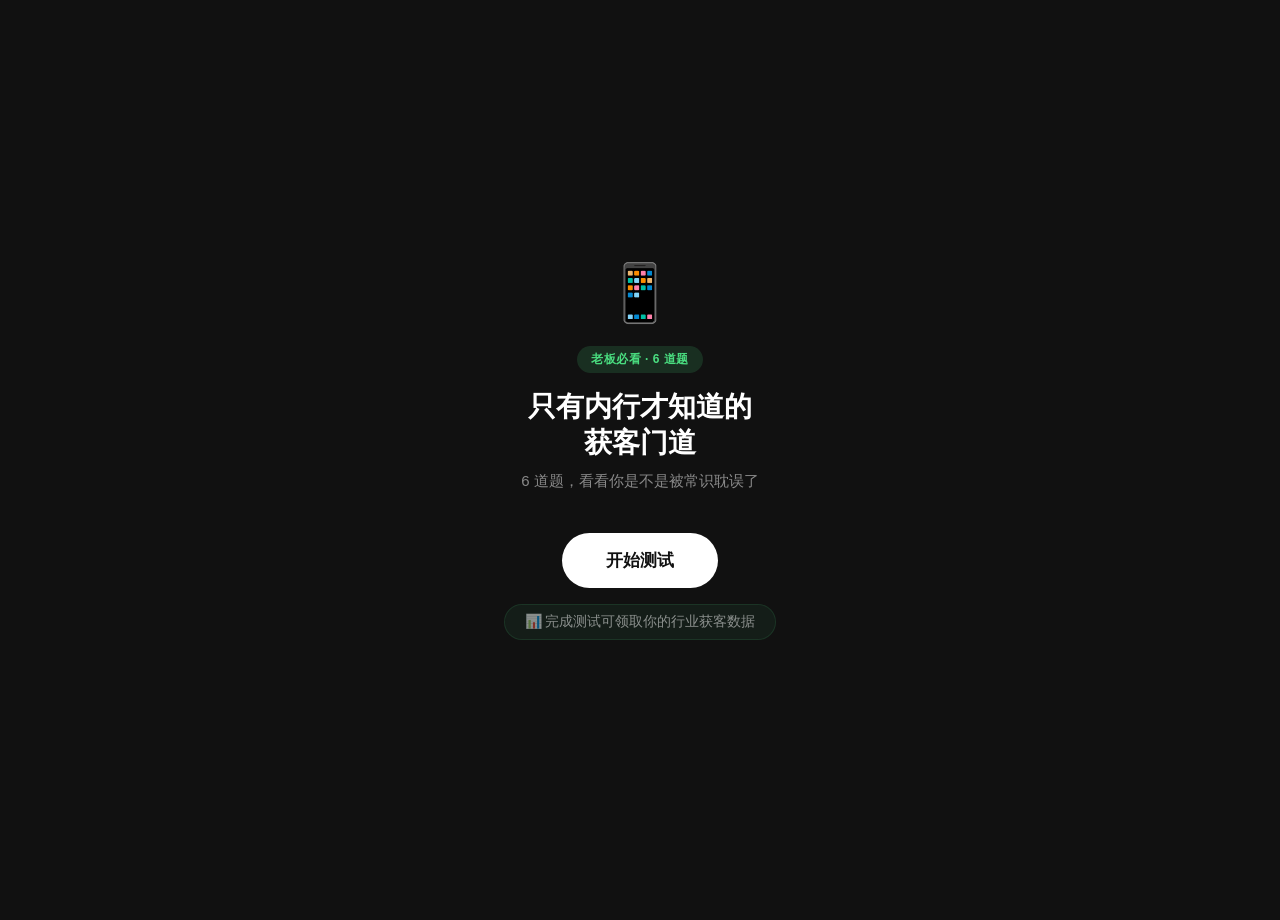
<file: wechat-ads/index.html>
<!DOCTYPE html>
<html lang="zh-CN">
<head>
  <meta charset="UTF-8">
  <meta name="viewport" content="width=device-width, initial-scale=1.0, maximum-scale=1.0, user-scalable=no">
  <title>只有内行才知道的获客门道</title>
  <link rel="stylesheet" href="../shared.css">
  <style>
    body { background: #111; }

    /* Cover */
    .cover-icon { font-size: 56px; margin-bottom: 20px; }
    .cover-hook {
      font-size: 14px;
      color: rgba(255,255,255,0.5);
      margin-top: 16px;
      padding: 8px 20px;
      background: rgba(74,222,128,0.06);
      border: 1px solid rgba(74,222,128,0.12);
      border-radius: 20px;
    }

    /* Quiz area */
    .quiz-wrap {
      width: 100%;
      max-width: 340px;
    }

    .q-progress {
      display: flex;
      align-items: center;
      justify-content: space-between;
      margin-bottom: 20px;
    }

    .q-num {
      font-size: 13px;
      color: rgba(255,255,255,0.25);
    }

    .q-question {
      font-size: 20px;
      font-weight: 800;
      line-height: 1.4;
      margin-bottom: 24px;
      text-align: center;
    }

    .q-options {
      display: flex;
      flex-direction: column;
      gap: 10px;
    }

    .q-opt {
      padding: 16px 18px;
      background: rgba(255,255,255,0.05);
      border: 1px solid rgba(255,255,255,0.08);
      border-radius: 14px;
      font-size: 15px;
      line-height: 1.5;
      color: rgba(255,255,255,0.8);
      cursor: pointer;
      transition: all 0.2s;
      -webkit-tap-highlight-color: transparent;
      position: relative;
    }

    .q-opt:active { transform: scale(0.98); }
    .q-opt.disabled { pointer-events: none; }

    .q-opt.correct {
      border-color: rgba(74,222,128,0.6);
      background: rgba(74,222,128,0.1);
      color: #fff;
    }

    .q-opt.wrong {
      border-color: rgba(248,113,113,0.6);
      background: rgba(248,113,113,0.08);
      color: rgba(255,255,255,0.5);
    }

    .q-opt .q-mark {
      display: none;
      position: absolute;
      right: 16px;
      top: 50%;
      transform: translateY(-50%);
      font-size: 16px;
    }

    .q-opt.correct .q-mark,
    .q-opt.wrong .q-mark { display: block; }

    /* 老炮说 reveal */
    .reveal-box {
      margin-top: 20px;
      padding: 18px 20px;
      background: rgba(250,204,21,0.04);
      border: 1px solid rgba(250,204,21,0.12);
      border-radius: 16px;
      display: none;
      animation: fadeInUp 0.3s ease forwards;
    }

    .reveal-box.show { display: block; }

    .reveal-label {
      font-size: 12px;
      font-weight: 700;
      color: rgba(250,204,21,0.7);
      margin-bottom: 8px;
      display: flex;
      align-items: center;
      gap: 4px;
    }

    .reveal-text {
      font-size: 15px;
      line-height: 1.7;
      color: rgba(255,255,255,0.75);
    }

    .q-next-btn {
      margin-top: 20px;
      width: 100%;
      padding: 14px;
      background: rgba(255,255,255,0.08);
      border: 1px solid rgba(255,255,255,0.12);
      border-radius: 14px;
      color: rgba(255,255,255,0.7);
      font-size: 15px;
      font-weight: 600;
      cursor: pointer;
      display: none;
    }

    .q-next-btn.show { display: block; }
    .q-next-btn:active { background: rgba(255,255,255,0.15); }

    /* Result */
    .result-card {
      width: 100%;
      max-width: 320px;
      background: #1a1a1a;
      border: 1px solid rgba(255,255,255,0.08);
      border-radius: 24px;
      padding: 36px 24px;
      text-align: center;
    }

    .result-emoji { font-size: 56px; margin-bottom: 12px; }

    .result-title {
      font-size: 24px;
      font-weight: 800;
      margin-bottom: 6px;
    }

    .result-sub {
      font-size: 14px;
      color: rgba(255,255,255,0.45);
      margin-bottom: 24px;
      line-height: 1.6;
    }

    .result-score-bar {
      width: 100%;
      height: 8px;
      background: rgba(255,255,255,0.06);
      border-radius: 4px;
      overflow: hidden;
      margin-bottom: 8px;
    }

    .result-score-fill {
      height: 100%;
      background: #4ADE80;
      border-radius: 4px;
      transition: width 1s ease;
    }

    .result-score-text {
      font-size: 12px;
      color: rgba(255,255,255,0.3);
      margin-bottom: 24px;
    }

    .result-summary {
      text-align: left;
      margin-bottom: 20px;
    }

    .result-summary-title {
      font-size: 13px;
      font-weight: 600;
      color: rgba(255,255,255,0.35);
      margin-bottom: 12px;
    }

    .ri-fact {
      display: flex;
      align-items: flex-start;
      gap: 8px;
      padding: 8px 0;
      font-size: 13px;
      line-height: 1.5;
      color: rgba(255,255,255,0.7);
    }

    .ri-fact-icon {
      flex-shrink: 0;
      margin-top: 1px;
    }
  </style>
</head>
<body>

  <!-- Screen 1: Cover -->
  <div class="screen active" id="s1">
    <div class="cover-icon">📱</div>
    <div class="tag tag-green mb-16">老板必看 · 6 道题</div>
    <div class="title">只有内行才知道的<br>获客门道</div>
    <div class="subtitle">6 道题，看看你是不是被常识耽误了</div>
    <button class="btn-primary mt-8" onclick="startQuiz()">开始测试</button>
    <div class="cover-hook">📊 完成测试可领取你的行业获客数据</div>
  </div>

  <!-- Screen 2: Quiz -->
  <div class="screen" id="s2">
    <div class="quiz-wrap">
      <div class="q-progress">
        <div class="q-num" id="qNum">1 / 6</div>
        <div class="progress-bar" style="max-width:200px;">
          <div class="fill" id="qFill" style="width:0%"></div>
        </div>
      </div>
      <div class="q-question" id="qText"></div>
      <div class="q-options" id="qOpts"></div>
      <div class="reveal-box" id="revealBox">
        <div class="reveal-label">🔥 老炮说</div>
        <div class="reveal-text" id="revealText"></div>
      </div>
      <button class="q-next-btn" id="nextBtn" onclick="nextQuestion()">下一题 →</button>
    </div>
  </div>

  <!-- Screen 3: Result -->
  <div class="screen" id="s3">
    <div class="result-card">
      <div class="result-emoji" id="rEmoji">🎓</div>
      <div class="result-title" id="rTitle"></div>
      <div class="result-sub" id="rSub"></div>
      <div class="result-score-bar">
        <div class="result-score-fill" id="rFill" style="width:0%"></div>
      </div>
      <div class="result-score-text" id="rScoreText"></div>
      <div class="result-summary" id="rSummary"></div>
    </div>
    <div style="font-size:12px;color:rgba(255,255,255,0.4);margin-top:16px;">📊 你的行业平均获客成本是？</div>
    <button class="btn-primary w-full mt-16" onclick="goTo(4)">免费获取行业获客数据</button>
    <button class="share-btn" onclick="handleShare()">发给也想获客的朋友 →</button>
  </div>

<!-- Screen 4: CTA -->
<div class="screen" id="s4">
  <div style="width:100%;max-width:340px;text-align:center;">
    <div style="font-size:48px;margin-bottom:16px;">📊</div>
    <div class="title" style="font-size:22px;">你的行业<br>平均获客成本是？</div>
    <div class="subtitle" style="margin-bottom:24px;">扫码了解你的行业数据<br>看看同行花多少钱获一个客户</div>
    <div class="qr-placeholder">企微二维码</div>
    <button class="btn-primary w-full mt-16">免费获取行业获客数据</button>
  </div>
</div>

  <script>
    const quizzes = [
      {
        question: '在微信投广告，最少要花多少钱？',
        options: [
          { text: '至少 1 万起步', correct: false },
          { text: '几十块就能开始', correct: true },
          { text: '要看行业，最少也得几千', correct: false }
        ],
        reveal: '没有起投门槛，几十块就能跑。很多小店老板第一次投 100 块试水，效果好了再加。别被"烧钱"两个字吓到。'
      },
      {
        question: '朋友圈广告，能指定给谁看吗？',
        options: [
          { text: '不能，系统随机投放', correct: false },
          { text: '只能选城市，不能更精准', correct: false },
          { text: '能按地区、年龄、兴趣等精准定向', correct: true }
        ],
        reveal: '"附近 3 公里的 25-40 岁女性"都能精准投。本地商家一定要用地域定向，半径越小越精准，别把钱撒给不相关的人。'
      },
      {
        question: '没有设计师，能投广告吗？',
        options: [
          { text: '不行，必须有专业素材', correct: false },
          { text: '可以，有工具能自动生成素材', correct: true },
          { text: '可以，但效果会很差', correct: false }
        ],
        reveal: '别花钱请设计了。有智能创意工具，选模板传产品图就行。而且手机拍的真实照片，反而比精修海报效果好，用户觉得真实。'
      },
      {
        question: '微信广告只能投朋友圈？',
        options: [
          { text: '对，只有朋友圈', correct: false },
          { text: '朋友圈、公众号、视频号、小程序都能投', correct: true }
        ],
        reveal: '朋友圈只是其中一个位置。公众号文章里、视频号信息流、小程序里都能放广告。视频号现在流量红利大，有短视频素材的优先试。'
      },
      {
        question: '广告投出去了，钱没花完能退吗？',
        options: [
          { text: '不能，投出去就是泼出去的水', correct: false },
          { text: '能退，随时能停，余额可退', correct: true }
        ],
        reveal: '随时能暂停投放，没花完的余额可以退。不存在"一投就停不下来"的事。预算你说了算，不是系统说了算。'
      },
      {
        question: '投微信广告需要专业团队吗？',
        options: [
          { text: '需要，至少得有个投手', correct: false },
          { text: '最好有，不然搞不定', correct: false },
          { text: '一个人就能搞定', correct: true }
        ],
        reveal: '现在有行业智投模式，选行业、传素材、设预算三步就搞定。很多老板都是自己一个人投，不需要专门雇人。把省下来的钱投广告不香吗？'
      }
    ];

    let currentQ = 0;
    let score = 0;
    let answered = false;

    function startQuiz() {
      currentQ = 0;
      score = 0;
      goTo(2);
      loadQuestion();
    }

    function loadQuestion() {
      answered = false;
      const q = quizzes[currentQ];
      document.getElementById('qNum').textContent = `${currentQ + 1} / ${quizzes.length}`;
      document.getElementById('qFill').style.width = `${(currentQ / quizzes.length) * 100}%`;
      document.getElementById('qText').textContent = q.question;

      // Reveal & next button hidden
      document.getElementById('revealBox').classList.remove('show');
      document.getElementById('nextBtn').classList.remove('show');

      // Render options
      const opts = document.getElementById('qOpts');
      opts.innerHTML = q.options.map((o, i) => `
        <div class="q-opt" onclick="pickAnswer(${i})">
          ${o.text}
          <span class="q-mark">${o.correct ? '✓' : '✗'}</span>
        </div>
      `).join('');
    }

    function pickAnswer(idx) {
      if (answered) return;
      answered = true;

      const q = quizzes[currentQ];
      const opts = document.querySelectorAll('.q-opt');

      // Mark all options
      q.options.forEach((o, i) => {
        opts[i].classList.add('disabled');
        if (o.correct) {
          opts[i].classList.add('correct');
        } else if (i === idx) {
          opts[i].classList.add('wrong');
        }
      });

      if (q.options[idx].correct) score++;

      // Show reveal
      document.getElementById('revealText').textContent = q.reveal;
      document.getElementById('revealBox').classList.add('show');

      // Show next button
      const btn = document.getElementById('nextBtn');
      btn.textContent = currentQ >= quizzes.length - 1 ? '看看结果' : '下一题 →';
      btn.classList.add('show');
    }

    function nextQuestion() {
      currentQ++;
      if (currentQ >= quizzes.length) {
        showResult();
      } else {
        // Fade out and in
        const wrap = document.querySelector('.quiz-wrap');
        wrap.style.opacity = '0';
        wrap.style.transform = 'translateX(-15px)';
        setTimeout(() => {
          loadQuestion();
          wrap.style.opacity = '1';
          wrap.style.transform = 'translateX(0)';
        }, 200);
      }
    }

    function showResult() {
      const pct = Math.round((score / quizzes.length) * 100);
      let emoji, title, sub;

      if (score >= 5) {
        emoji = '🧠'; title = '投放老司机';
        sub = '你对微信广告的了解超过大多数人，可以直接上手了。';
      } else if (score >= 3) {
        emoji = '🤔'; title = '有点底子';
        sub = '知道一些，但还有几个关键认知需要纠正。了解一下行业数据会帮你少走弯路。';
      } else {
        emoji = '😯'; title = '被误解耽误了';
        sub = '很多人跟你一样，对投广告有不少误解。其实没那么难，也没那么贵。';
      }

      document.getElementById('rEmoji').textContent = emoji;
      document.getElementById('rTitle').textContent = title;
      document.getElementById('rSub').textContent = sub;
      document.getElementById('rScoreText').textContent = `答对 ${score}/${quizzes.length} 题`;

      // Summary: concise correct-answer facts
      const facts = [
        '几十块就能开始投，没有起投门槛',
        '能按地区、年龄、兴趣精准定向',
        '没有设计师也能投，有工具自动生成素材',
        '不止朋友圈，公众号、视频号、小程序都能投',
        '随时能停，余额可退，预算你说了算',
        '一个人就能搞定，有行业智投模式'
      ];
      const summary = document.getElementById('rSummary');
      summary.innerHTML = '<div class="result-summary-title">获客 6 个真相</div>' +
        facts.map(f => `
          <div class="ri-fact">
            <span class="ri-fact-icon">✅</span>
            <span>${f}</span>
          </div>
        `).join('');

      goTo(3);

      // Animate score bar
      setTimeout(() => {
        document.getElementById('rFill').style.width = pct + '%';
      }, 300);
    }

    function goTo(n) {
      document.querySelectorAll('.screen').forEach(s => s.classList.remove('active'));
      document.getElementById('s' + n).classList.add('active');
    }

    function handleShare() {
      if (navigator.share) {
        navigator.share({
          title: '只有内行才知道的获客门道',
          text: `我答对了 ${score}/${quizzes.length} 题，你对投广告了解多少？`,
          url: location.href
        });
      } else {
        alert('长按截图分享给朋友');
      }
    }
  </script>
</body>
</html>
</file>
<file: shared.css>
/* ===== 广告投放吐槽大会 H5 矩阵 - 共享样式 ===== */

*, *::before, *::after {
  margin: 0;
  padding: 0;
  box-sizing: border-box;
}

html, body {
  width: 100%;
  height: 100%;
  overflow: hidden;
  font-family: -apple-system, BlinkMacSystemFont, "PingFang SC", "Helvetica Neue", sans-serif;
  -webkit-font-smoothing: antialiased;
  -webkit-tap-highlight-color: transparent;
  user-select: none;
  -webkit-user-select: none;
}

body {
  background: #111;
  color: #fff;
}

/* Screen system */
.screen {
  position: absolute;
  top: 0; left: 0;
  width: 100%;
  height: 100%;
  display: flex;
  flex-direction: column;
  align-items: center;
  justify-content: center;
  padding: 40px 24px;
  opacity: 0;
  transform: translateY(20px);
  transition: opacity 0.5s ease, transform 0.5s ease;
  pointer-events: none;
  overflow-y: auto;
  -webkit-overflow-scrolling: touch;
}

.screen.active {
  opacity: 1;
  transform: translateY(0);
  pointer-events: auto;
}

/* Typography */
.title {
  font-size: 28px;
  font-weight: 800;
  text-align: center;
  line-height: 1.3;
  margin-bottom: 8px;
}

.subtitle {
  font-size: 15px;
  color: rgba(255,255,255,0.5);
  text-align: center;
  line-height: 1.6;
  margin-bottom: 32px;
}

/* Buttons */
.btn-primary {
  display: inline-flex;
  align-items: center;
  justify-content: center;
  gap: 8px;
  padding: 16px 44px;
  background: #fff;
  border: none;
  border-radius: 50px;
  color: #111;
  font-size: 17px;
  font-weight: 700;
  cursor: pointer;
  transition: transform 0.15s, opacity 0.15s;
}

.btn-primary:active {
  transform: scale(0.96);
  opacity: 0.9;
}

.btn-secondary {
  display: inline-flex;
  align-items: center;
  justify-content: center;
  padding: 14px 36px;
  background: none;
  border: 1px solid rgba(255,255,255,0.2);
  border-radius: 50px;
  color: rgba(255,255,255,0.7);
  font-size: 15px;
  font-weight: 600;
  cursor: pointer;
  transition: all 0.15s;
}

.btn-secondary:active {
  background: rgba(255,255,255,0.1);
}

/* Tags */
.tag {
  display: inline-block;
  padding: 5px 14px;
  border-radius: 20px;
  font-size: 12px;
  font-weight: 600;
  letter-spacing: 0.5px;
}

.tag-yellow {
  background: rgba(250,204,21,0.15);
  color: #FACC15;
}

.tag-green {
  background: rgba(74,222,128,0.15);
  color: #4ADE80;
}

.tag-blue {
  background: rgba(96,165,250,0.15);
  color: #60A5FA;
}

/* QR placeholder */
.qr-placeholder {
  width: 160px;
  height: 160px;
  background: #fff;
  border-radius: 12px;
  margin: 16px auto;
  display: flex;
  align-items: center;
  justify-content: center;
  color: #333;
  font-size: 13px;
}

/* Progress bar */
.progress-bar {
  width: 100%;
  max-width: 300px;
  height: 3px;
  background: rgba(255,255,255,0.1);
  border-radius: 2px;
  overflow: hidden;
}

.progress-bar .fill {
  height: 100%;
  background: #fff;
  border-radius: 2px;
  transition: width 0.3s ease;
}

/* Animations */
@keyframes fadeInUp {
  from { opacity: 0; transform: translateY(16px); }
  to { opacity: 1; transform: translateY(0); }
}

@keyframes fadeIn {
  from { opacity: 0; }
  to { opacity: 1; }
}

@keyframes slideUp {
  from { opacity: 0; transform: translateY(40px); }
  to { opacity: 1; transform: translateY(0); }
}

@keyframes pulse {
  0%, 100% { opacity: 1; }
  50% { opacity: 0.5; }
}

.animate-in {
  animation: fadeInUp 0.4s ease forwards;
}

/* Share button */
.share-btn {
  display: block;
  margin: 12px auto 0;
  background: none;
  border: none;
  color: rgba(255,255,255,0.35);
  font-size: 13px;
  cursor: pointer;
  padding: 8px;
}

/* Utility */
.mt-8 { margin-top: 8px; }
.mt-12 { margin-top: 12px; }
.mt-16 { margin-top: 16px; }
.mt-24 { margin-top: 24px; }
.mt-32 { margin-top: 32px; }
.mb-16 { margin-bottom: 16px; }
.mb-24 { margin-bottom: 24px; }
.w-full { width: 100%; max-width: 340px; }
.text-center { text-align: center; }
</file>
